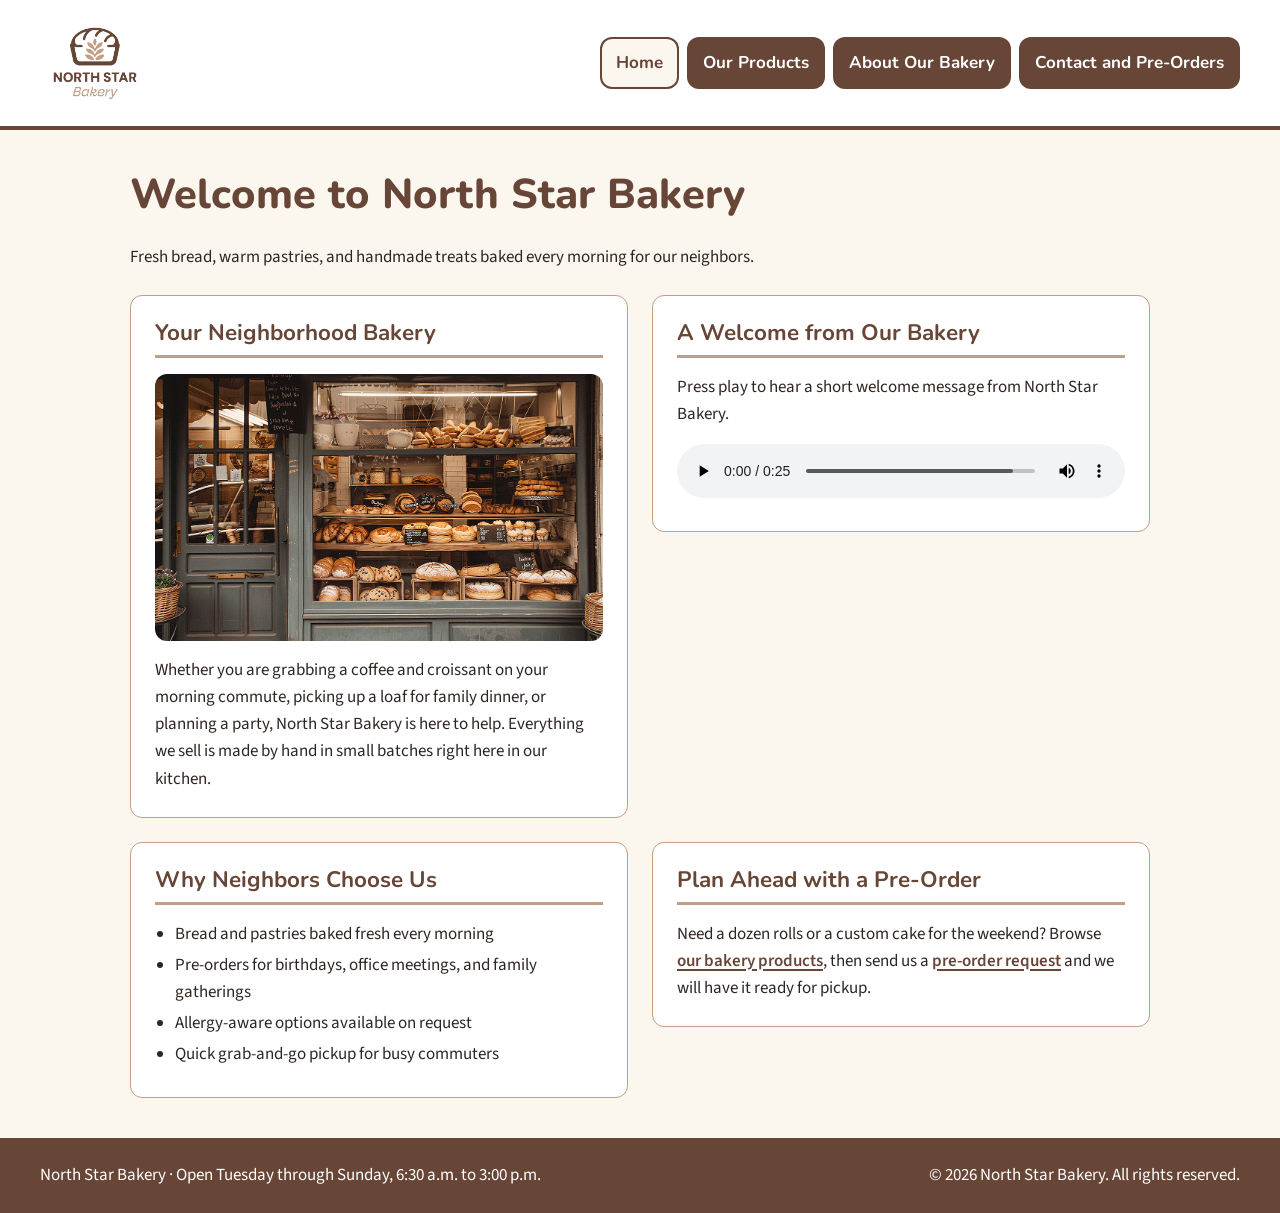
<file: index.html>
<!DOCTYPE html>
<html lang="en">
<head>
  <meta charset="UTF-8">
  <meta name="viewport" content="width=device-width, initial-scale=1.0">
  <meta name="description" content="North Star Bakery is a neighborhood bakery offering fresh bread, pastries, and custom pre-orders for families, commuters, and events.">
  <title>North Star Bakery | Home</title>
  <link rel="stylesheet" href="styles.css">
</head>
<body>
  <header>
    <img src="bakery-logo.png" alt="North Star Bakery logo" width="150">
    <nav aria-label="Main navigation">
      <ul>
        <li><a href="index.html" aria-current="page">Home</a></li>
        <li><a href="products.html">Our Products</a></li>
        <li><a href="about.html">About Our Bakery</a></li>
        <li><a href="contact.html">Contact and Pre-Orders</a></li>
      </ul>
    </nav>
  </header>

  <main>
    <h1>Welcome to North Star Bakery</h1>
    <p>Fresh bread, warm pastries, and handmade treats baked every morning for our neighbors.</p>

    <section>
      <h2>Your Neighborhood Bakery</h2>
      <img src="bakery-storefront.jpg" alt="The North Star Bakery storefront, with a gray-green front door and a large window filled with shelves of bread, rolls, and pastries labeled with chalkboard signs" width="600">
      <p>Whether you are grabbing a coffee and croissant on your morning commute, picking up a loaf for family dinner, or planning a party, North Star Bakery is here to help. Everything we sell is made by hand in small batches right here in our kitchen.</p>
    </section>

    <section>
      <h2>A Welcome from Our Bakery</h2>
      <p>Press play to hear a short welcome message from North Star Bakery.</p>
      <audio controls>
        <source src="bakery-welcome.mp3" type="audio/mpeg">
        <p>Your browser does not support the audio element. This short audio clip is a spoken welcome message from North Star Bakery. You can also <a href="bakery-welcome.mp3">download the audio file</a>.</p>
      </audio>
    </section>

    <section>
      <h2>Why Neighbors Choose Us</h2>
      <ul>
        <li>Bread and pastries baked fresh every morning</li>
        <li>Pre-orders for birthdays, office meetings, and family gatherings</li>
        <li>Allergy-aware options available on request</li>
        <li>Quick grab-and-go pickup for busy commuters</li>
      </ul>
    </section>

    <section>
      <h2>Plan Ahead with a Pre-Order</h2>
      <p>Need a dozen rolls or a custom cake for the weekend? Browse <a href="products.html">our bakery products</a>, then send us a <a href="contact.html">pre-order request</a> and we will have it ready for pickup.</p>
    </section>
  </main>

  <footer>
    <p>North Star Bakery &middot; Open Tuesday through Sunday, 6:30 a.m. to 3:00 p.m.</p>
    <p>&copy; 2026 North Star Bakery. All rights reserved.</p>
  </footer>
</body>
</html>
</file>
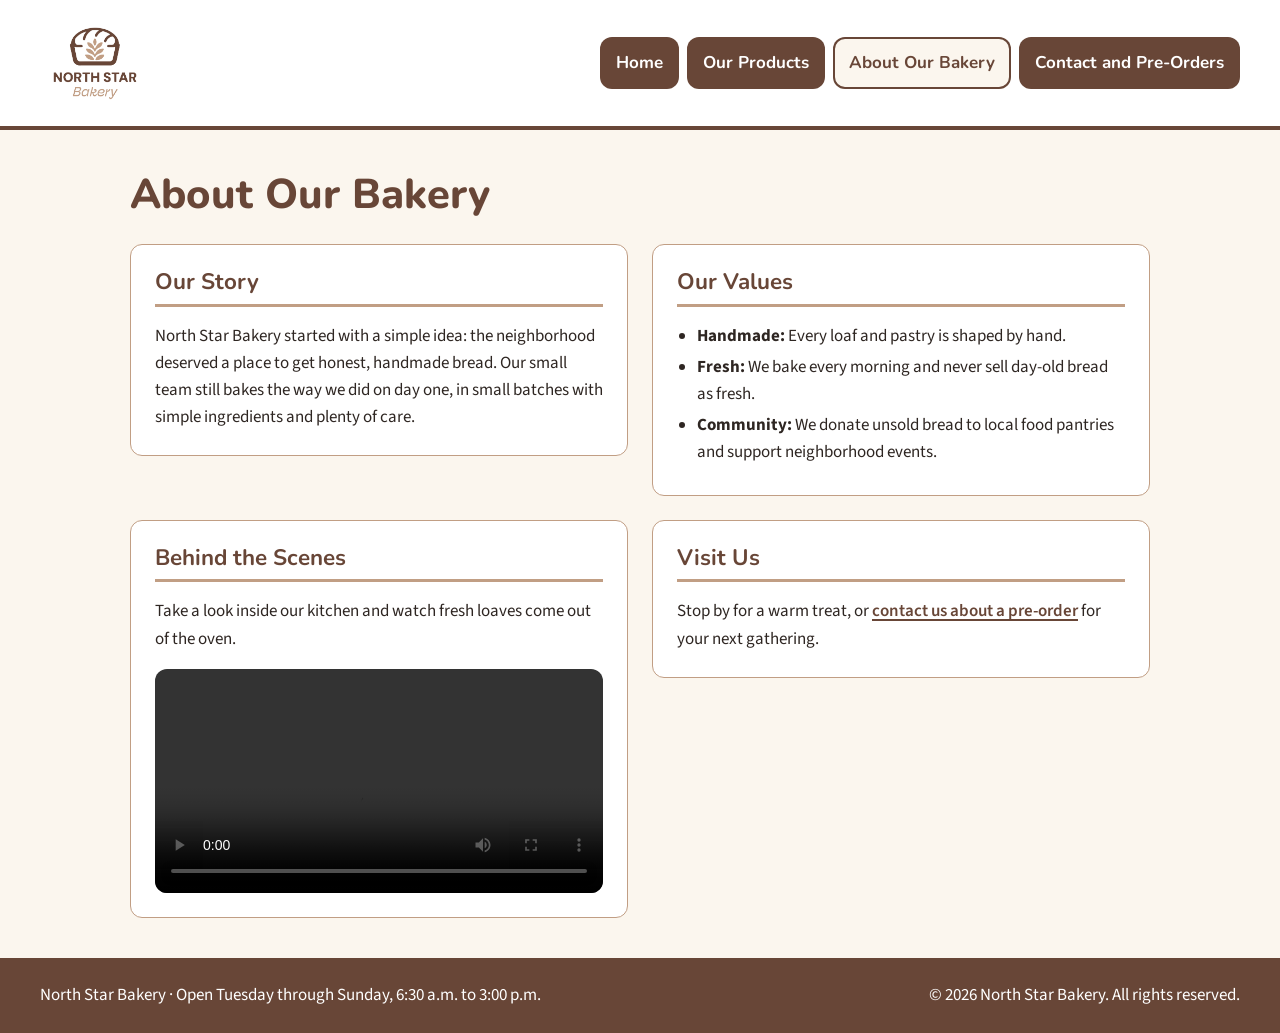
<file: about.html>
<!DOCTYPE html>
<html lang="en">
<head>
  <meta charset="UTF-8">
  <meta name="viewport" content="width=device-width, initial-scale=1.0">
  <meta name="description" content="Learn about the story, people, and baking process behind North Star Bakery.">
  <title>North Star Bakery | About</title>
  <link rel="stylesheet" href="styles.css">
</head>
<body>
  <header>
    <img src="bakery-logo.png" alt="North Star Bakery logo" width="150">
    <nav aria-label="Main navigation">
      <ul>
        <li><a href="index.html">Home</a></li>
        <li><a href="products.html">Our Products</a></li>
        <li><a href="about.html" aria-current="page">About Our Bakery</a></li>
        <li><a href="contact.html">Contact and Pre-Orders</a></li>
      </ul>
    </nav>
  </header>

  <main>
    <h1>About Our Bakery</h1>

    <section>
      <h2>Our Story</h2>
      <p>North Star Bakery started with a simple idea: the neighborhood deserved a place to get honest, handmade bread. Our small team still bakes the way we did on day one, in small batches with simple ingredients and plenty of care.</p>
    </section>

    <section>
      <h2>Our Values</h2>
      <ul>
        <li><strong>Handmade:</strong> Every loaf and pastry is shaped by hand.</li>
        <li><strong>Fresh:</strong> We bake every morning and never sell day-old bread as fresh.</li>
        <li><strong>Community:</strong> We donate unsold bread to local food pantries and support neighborhood events.</li>
      </ul>
    </section>

    <section>
      <h2>Behind the Scenes</h2>
      <p>Take a look inside our kitchen and watch fresh loaves come out of the oven.</p>
      <video controls width="640">
        <source src="bakery-behind-scenes.mp4" type="video/mp4">
        <p>Your browser does not support the video element. This short video shows one of our bakers using a wooden peel to pull two round, golden loaves of bread out of the oven while they are still steaming. You can <a href="bakery-behind-scenes.mp4">download the video</a> to watch it.</p>
      </video>
    </section>

    <section>
      <h2>Visit Us</h2>
      <p>Stop by for a warm treat, or <a href="contact.html">contact us about a pre-order</a> for your next gathering.</p>
    </section>
  </main>

  <footer>
    <p>North Star Bakery &middot; Open Tuesday through Sunday, 6:30 a.m. to 3:00 p.m.</p>
    <p>&copy; 2026 North Star Bakery. All rights reserved.</p>
  </footer>
</body>
</html>
</file>
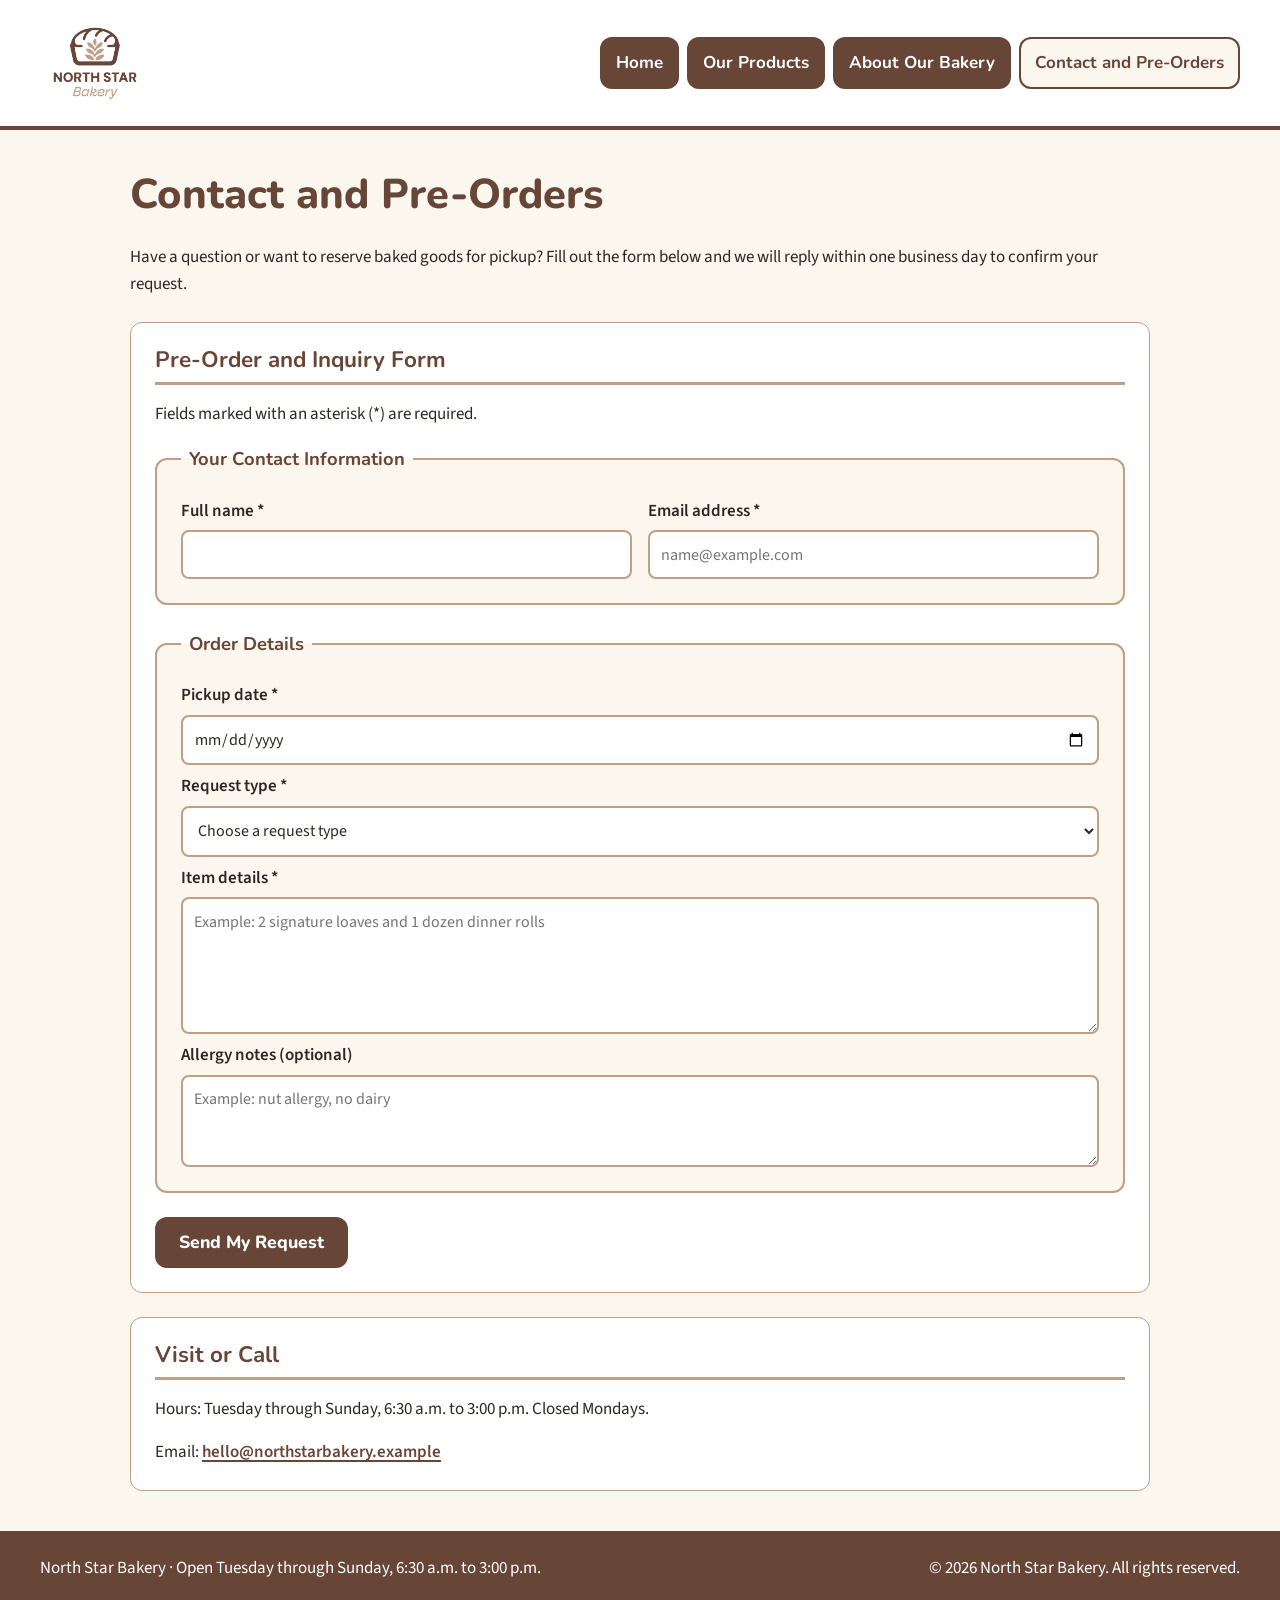
<file: contact.html>
<!DOCTYPE html>
<html lang="en">
<head>
  <meta charset="UTF-8">
  <meta name="viewport" content="width=device-width, initial-scale=1.0">
  <meta name="description" content="Contact North Star Bakery or submit a pre-order request for pickup.">
  <title>North Star Bakery | Contact and Pre-Orders</title>
  <link rel="stylesheet" href="styles.css">
  <script src="script.js" defer></script>
</head>
<body>
  <header>
    <img src="bakery-logo.png" alt="North Star Bakery logo" width="150">
    <nav aria-label="Main navigation">
      <ul>
        <li><a href="index.html">Home</a></li>
        <li><a href="products.html">Our Products</a></li>
        <li><a href="about.html">About Our Bakery</a></li>
        <li><a href="contact.html" aria-current="page">Contact and Pre-Orders</a></li>
      </ul>
    </nav>
  </header>

  <main>
    <h1>Contact and Pre-Orders</h1>
    <p>Have a question or want to reserve baked goods for pickup? Fill out the form below and we will reply within one business day to confirm your request.</p>

    <section>
      <h2>Pre-Order and Inquiry Form</h2>
      <p>Fields marked with an asterisk (*) are required.</p>
      <form action="#" method="post">
        <fieldset>
          <legend>Your Contact Information</legend>
          <p>
            <label for="name">Full name *</label>
            <input type="text" id="name" name="name" autocomplete="name" required minlength="2" maxlength="60">
          </p>
          <p>
            <label for="email">Email address *</label>
            <input type="email" id="email" name="email" autocomplete="email" required placeholder="name@example.com">
          </p>
        </fieldset>

        <fieldset>
          <legend>Order Details</legend>
          <p>
            <label for="pickup-date">Pickup date *</label>
            <input type="date" id="pickup-date" name="pickup-date" required min="2026-10-01">
          </p>
          <p>
            <label for="request-type">Request type *</label>
            <select id="request-type" name="request-type" required>
              <option value="">Choose a request type</option>
              <option value="pre-order">Pre-order for pickup</option>
              <option value="event">Event or party order</option>
              <option value="custom-cake">Custom cake</option>
              <option value="question">General question</option>
            </select>
          </p>
          <p>
            <label for="item-details">Item details *</label>
            <textarea id="item-details" name="item-details" rows="5" cols="40" required minlength="10" maxlength="500" placeholder="Example: 2 signature loaves and 1 dozen dinner rolls"></textarea>
          </p>
          <p>
            <label for="allergy-notes">Allergy notes (optional)</label>
            <textarea id="allergy-notes" name="allergy-notes" rows="3" cols="40" maxlength="300" placeholder="Example: nut allergy, no dairy"></textarea>
          </p>
        </fieldset>

        <p>
          <button type="submit">Send My Request</button>
        </p>
      </form>
    </section>

    <section>
      <h2>Visit or Call</h2>
      <p>Hours: Tuesday through Sunday, 6:30 a.m. to 3:00 p.m. Closed Mondays.</p>
      <p>Email: <a href="mailto:hello@northstarbakery.example">hello@northstarbakery.example</a></p>
    </section>
  </main>

  <footer>
    <p>North Star Bakery &middot; Open Tuesday through Sunday, 6:30 a.m. to 3:00 p.m.</p>
    <p>&copy; 2026 North Star Bakery. All rights reserved.</p>
  </footer>
</body>
</html>
</file>
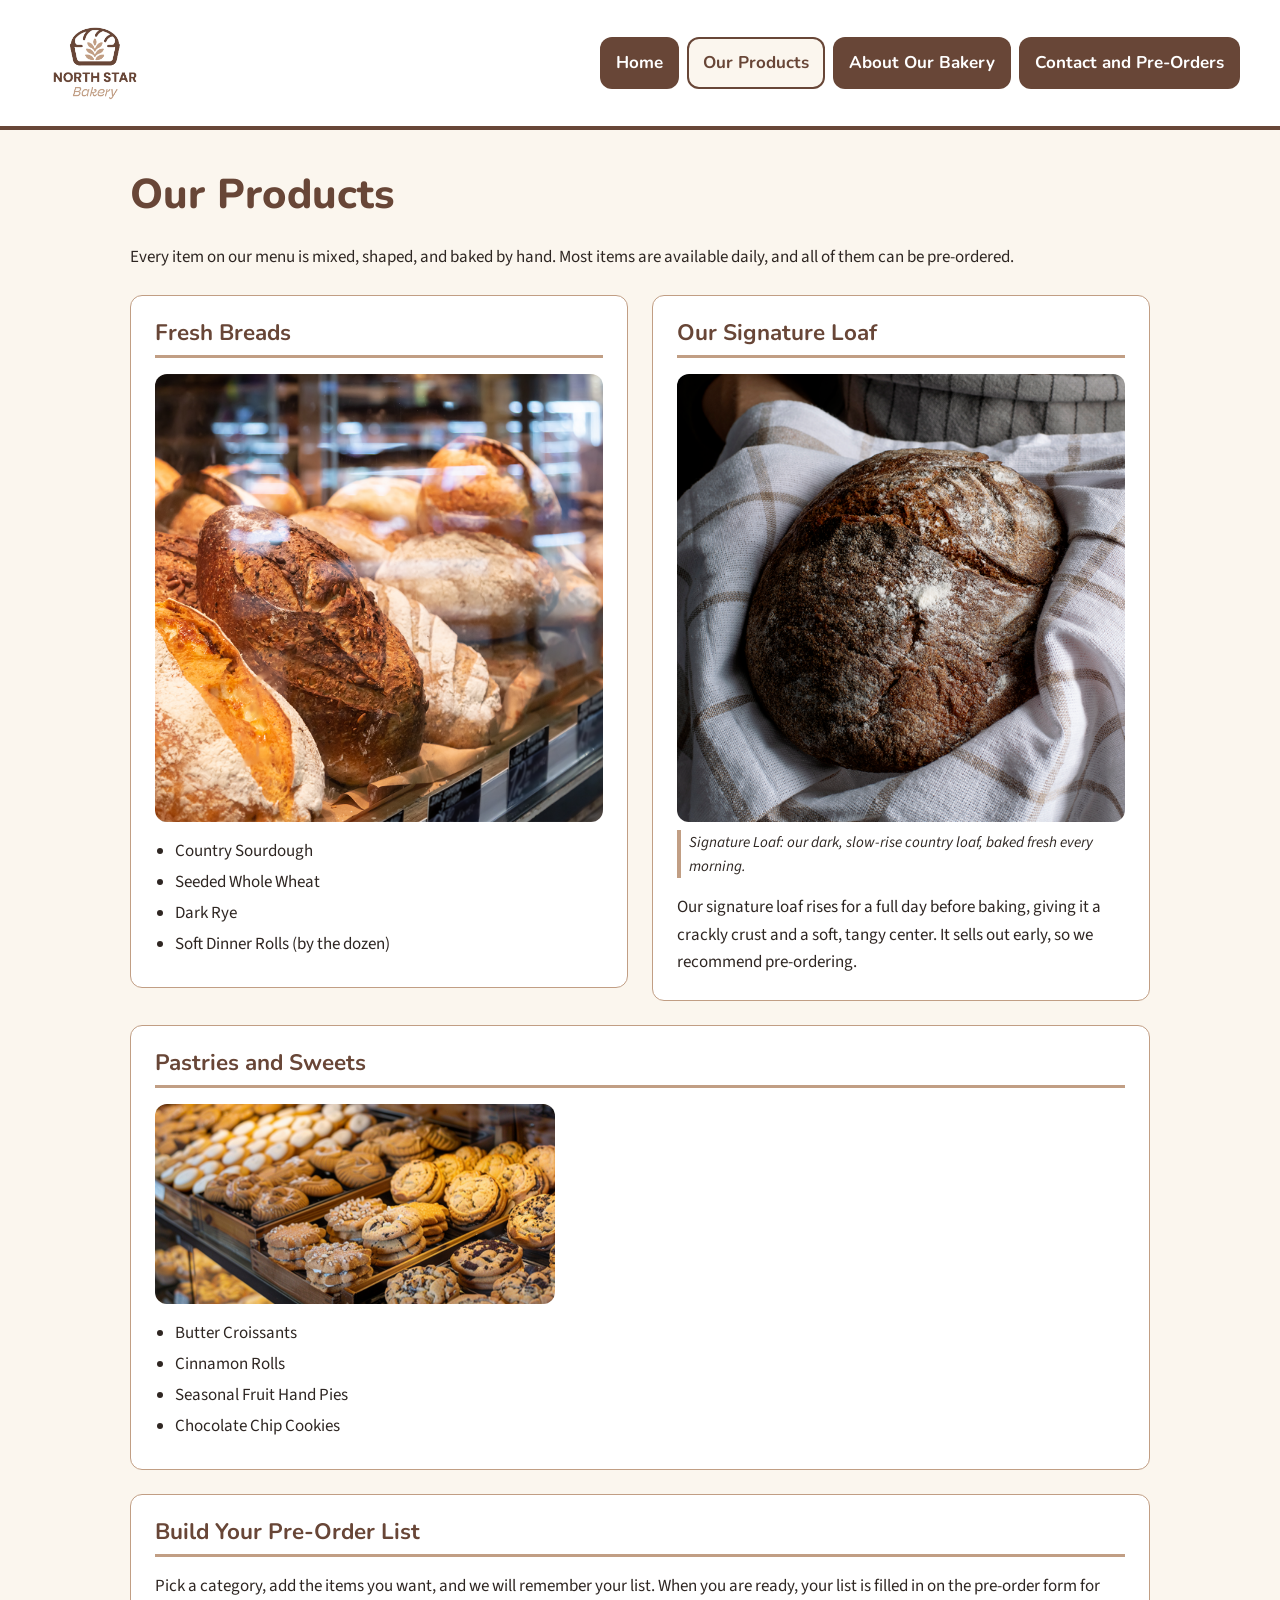
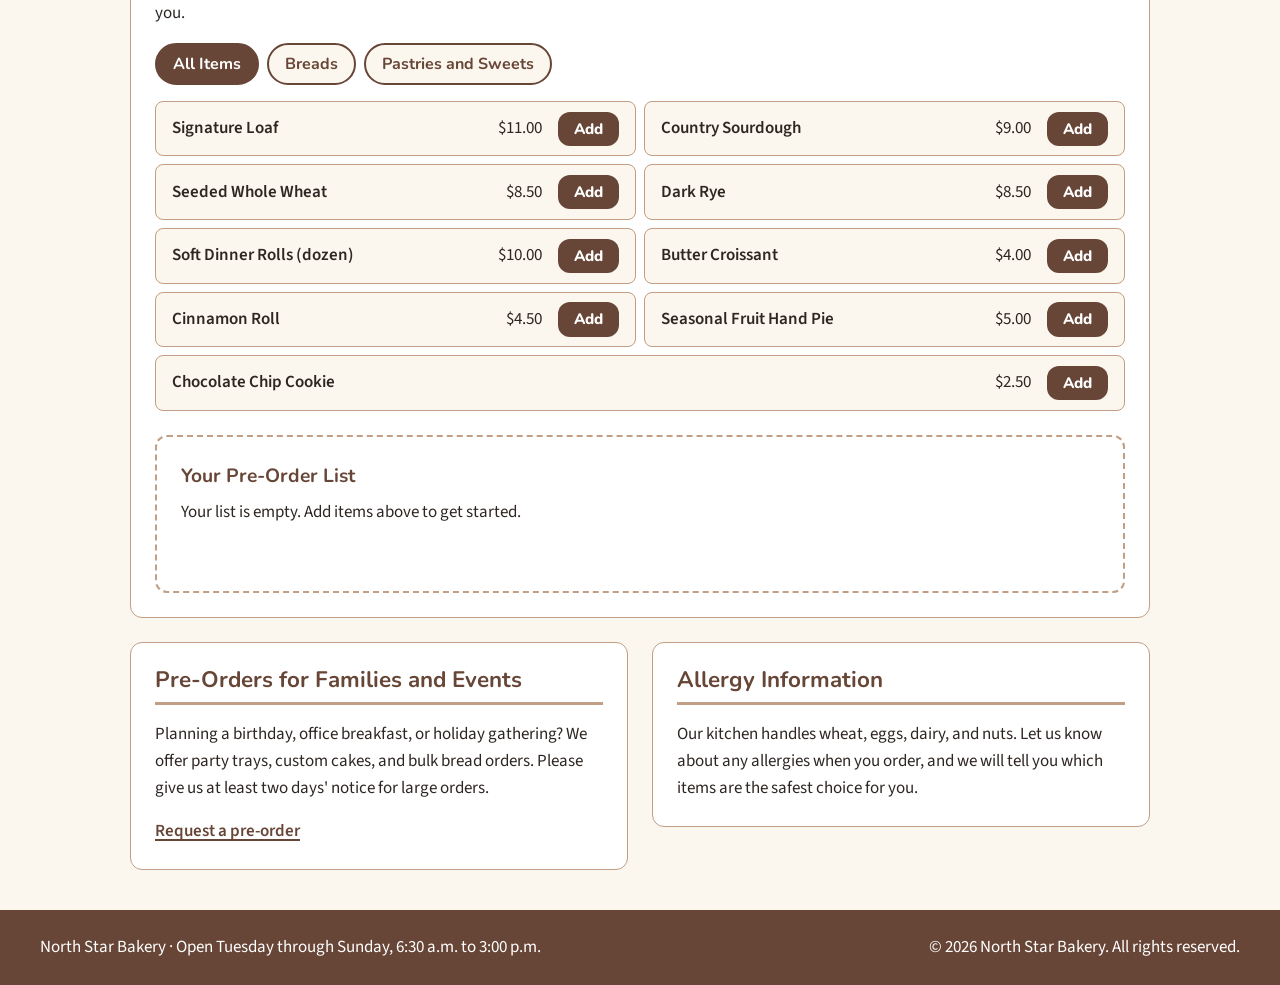
<file: products.html>
<!DOCTYPE html>
<html lang="en">
<head>
  <meta charset="UTF-8">
  <meta name="viewport" content="width=device-width, initial-scale=1.0">
  <meta name="description" content="Browse fresh bread, pastries, and custom pre-order items from North Star Bakery.">
  <title>North Star Bakery | Products</title>
  <link rel="stylesheet" href="styles.css">
  <script src="script.js" defer></script>
</head>
<body>
  <header>
    <img src="bakery-logo.png" alt="North Star Bakery logo" width="150">
    <nav aria-label="Main navigation">
      <ul>
        <li><a href="index.html">Home</a></li>
        <li><a href="products.html" aria-current="page">Our Products</a></li>
        <li><a href="about.html">About Our Bakery</a></li>
        <li><a href="contact.html">Contact and Pre-Orders</a></li>
      </ul>
    </nav>
  </header>

  <main>
    <h1>Our Products</h1>
    <p>Every item on our menu is mixed, shaped, and baked by hand. Most items are available daily, and all of them can be pre-ordered.</p>

    <section>
      <h2>Fresh Breads</h2>
      <img src="bakery-bread.jpg" alt="Crusty sourdough and seeded loaves lined up in a glass bakery display case" width="600">
      <ul>
        <li>Country Sourdough</li>
        <li>Seeded Whole Wheat</li>
        <li>Dark Rye</li>
        <li>Soft Dinner Rolls (by the dozen)</li>
      </ul>
    </section>

    <section>
      <h2>Our Signature Loaf</h2>
      <figure>
        <img src="bakery-signature-loaf.jpg" alt="A dark, rustic round loaf dusted with flour and wrapped in a checkered linen towel" width="500">
        <figcaption>Signature Loaf: our dark, slow-rise country loaf, baked fresh every morning.</figcaption>
      </figure>
      <p>Our signature loaf rises for a full day before baking, giving it a crackly crust and a soft, tangy center. It sells out early, so we recommend pre-ordering.</p>
    </section>

    <section>
      <h2>Pastries and Sweets</h2>
      <picture>
        <source media="(min-width: 800px)" srcset="bakery-feature-large.jpg">
        <img src="bakery-feature-small.jpg" alt="Wooden trays of chocolate chip cookies, sugar-topped pastries, and glazed treats in a bakery display case" width="400">
      </picture>
      <ul>
        <li>Butter Croissants</li>
        <li>Cinnamon Rolls</li>
        <li>Seasonal Fruit Hand Pies</li>
        <li>Chocolate Chip Cookies</li>
      </ul>
    </section>

    <section class="preorder-builder" aria-labelledby="builder-heading">
      <h2 id="builder-heading">Build Your Pre-Order List</h2>
      <p>Pick a category, add the items you want, and we will remember your list. When you are ready, your list is filled in on the pre-order form for you.</p>
      <div class="filter-buttons" id="filter-buttons" role="group" aria-label="Filter products by category"></div>
      <ul class="product-options" id="product-options"></ul>
      <div class="preorder-summary">
        <h3>Your Pre-Order List</h3>
        <p id="list-status" aria-live="polite">Your list is empty. Add items above to get started.</p>
        <ul class="preorder-list" id="preorder-list"></ul>
        <p class="list-total" id="list-total"></p>
        <div class="list-actions" id="list-actions" hidden>
          <a class="button-link" href="contact.html">Continue to Pre-Order Form</a>
          <button type="button" class="secondary-button" id="clear-list">Clear List</button>
        </div>
      </div>
      <noscript>
        <p>Turn on JavaScript to build a pre-order list, or go straight to the <a href="contact.html">pre-order form</a>.</p>
      </noscript>
    </section>

    <section>
      <h2>Pre-Orders for Families and Events</h2>
      <p>Planning a birthday, office breakfast, or holiday gathering? We offer party trays, custom cakes, and bulk bread orders. Please give us at least two days' notice for large orders.</p>
      <p><a href="contact.html">Request a pre-order</a></p>
    </section>

    <section>
      <h2>Allergy Information</h2>
      <p>Our kitchen handles wheat, eggs, dairy, and nuts. Let us know about any allergies when you order, and we will tell you which items are the safest choice for you.</p>
    </section>
  </main>

  <footer>
    <p>North Star Bakery &middot; Open Tuesday through Sunday, 6:30 a.m. to 3:00 p.m.</p>
    <p>&copy; 2026 North Star Bakery. All rights reserved.</p>
  </footer>
</body>
</html>
</file>
<file: styles.css>
/* ==========================================================
   North Star Bakery - Shared Stylesheet
   Mobile-first: base styles are for small screens.
   Media queries at the bottom add changes for larger screens.
   ========================================================== */

/* Fonts: Nunito (headings) + Source Sans 3 (body text) */
@import url("https://fonts.googleapis.com/css2?family=Nunito:wght@700;800&family=Source+Sans+3:wght@400;600&display=swap");

/* ---------- Design system: colors, fonts, spacing ---------- */
:root {
  /* Color palette (4 main colors, taken from the bakery logo) */
  --brown: #684637;     /* logo brown: header, headings, buttons */
  --tan: #c19e84;       /* logo wheat tan: borders and accents only */
  --cream: #fbf6ee;     /* page background */
  --charcoal: #2e2622;  /* body text */
  --white: #ffffff;     /* card and form backgrounds */

  /* Fonts (2 families) */
  --font-heading: "Nunito", "Trebuchet MS", Arial, sans-serif;
  --font-body: "Source Sans 3", "Segoe UI", Arial, sans-serif;

  /* Spacing scale */
  --space-xs: 0.5rem;
  --space-sm: 1rem;
  --space-md: 1.5rem;
  --space-lg: 2.5rem;

  --radius: 12px;
}

/* ---------- Base ---------- */
*,
*::before,
*::after {
  box-sizing: border-box;
}

body {
  margin: 0;
  background-color: var(--cream);
  color: var(--charcoal);
  font-family: var(--font-body);
  font-size: 1.0625rem;   /* 17px for comfortable reading */
  line-height: 1.6;
}

img,
video {
  display: block;
  max-width: 100%;
  height: auto;
}

/* ---------- Typography and hierarchy ---------- */
h1,
h2 {
  font-family: var(--font-heading);
  color: var(--brown);
  line-height: 1.2;
  margin: 0 0 var(--space-sm);
}

h1 {
  font-size: 2rem;
  font-weight: 800;
}

h2 {
  font-size: 1.4rem;
  font-weight: 700;
  padding-bottom: var(--space-xs);
  border-bottom: 3px solid var(--tan);
}

p {
  margin: 0 0 var(--space-sm);
}

a {
  color: var(--brown);
  font-weight: 600;
  text-decoration-thickness: 2px;
  text-underline-offset: 3px;
}

a:hover,
a:focus {
  text-decoration-color: var(--tan);
}

/* Clear keyboard focus outline for accessibility */
a:focus-visible,
button:focus-visible,
input:focus-visible,
select:focus-visible,
textarea:focus-visible {
  outline: 3px solid var(--brown);
  outline-offset: 3px;
}

ul {
  padding-left: 1.25rem;
  margin: 0 0 var(--space-sm);
}

li {
  margin-bottom: 0.25rem;
}

/* ---------- Header and navigation ---------- */
header {
  display: flex;
  flex-direction: column;       /* stacked on phones */
  align-items: center;
  gap: var(--space-sm);
  padding: var(--space-sm);
  background-color: var(--white);
  border-bottom: 4px solid var(--brown);
}

header img {
  width: 110px;
}

nav {
  width: 100%;
}

nav ul {
  display: flex;
  flex-wrap: wrap;              /* 2 x 2 grid of links on phones */
  gap: var(--space-xs);
  list-style: none;
  margin: 0;
  padding: 0;
}

nav li {
  flex: 1 1 40%;
  margin: 0;
}

nav a {
  display: block;
  height: 100%;
  padding: 0.75rem var(--space-sm);   /* large tap targets */
  background-color: var(--brown);
  color: var(--white);
  font-family: var(--font-heading);
  font-weight: 700;
  text-align: center;
  text-decoration: none;
  border-radius: var(--radius);
}

nav a:hover,
nav a:focus {
  background-color: var(--charcoal);
}

/* Current page in the menu */
nav a[aria-current="page"] {
  background-color: var(--cream);
  color: var(--brown);
  box-shadow: inset 0 0 0 2px var(--brown);
}

/* ---------- Main content layout ---------- */
main {
  display: flex;
  flex-direction: column;       /* single column on phones */
  gap: var(--space-md);
  max-width: 1100px;
  margin: 0 auto;
  padding: var(--space-md) var(--space-sm);
}

main > h1,
main > p {
  margin-bottom: 0;
}

/* Each section is a card */
section {
  background-color: var(--white);
  border: 1px solid var(--tan);
  border-radius: var(--radius);
  padding: var(--space-md);
}

section > :last-child {
  margin-bottom: 0;
}

section img,
section video,
section audio,
figure {
  margin: 0 0 var(--space-sm);
  border-radius: var(--radius);
}

audio {
  width: 100%;
}

/* ---------- Figure and caption ---------- */
figure img {
  margin-bottom: var(--space-xs);
}

figcaption {
  font-style: italic;
  font-size: 0.95rem;
  color: var(--charcoal);
  padding-left: var(--space-xs);
  border-left: 4px solid var(--tan);
}

/* ---------- Form ---------- */
form {
  display: flex;
  flex-direction: column;
  gap: var(--space-md);
}

fieldset {
  display: flex;
  flex-direction: column;
  gap: var(--space-xs);
  margin: 0;
  padding: var(--space-md);
  border: 2px solid var(--tan);
  border-radius: var(--radius);
  background-color: var(--cream);
}

legend {
  padding: 0 var(--space-xs);
  font-family: var(--font-heading);
  font-weight: 700;
  font-size: 1.15rem;
  color: var(--brown);
}

form p {
  display: flex;
  flex-direction: column;       /* label above its field */
  gap: 0.35rem;
  margin: 0;
}

label {
  font-weight: 600;
}

input,
select,
textarea {
  width: 100%;
  padding: 0.7rem;
  font-family: var(--font-body);
  font-size: 1rem;
  color: var(--charcoal);
  background-color: var(--white);
  border: 2px solid var(--tan);
  border-radius: 8px;
}

textarea {
  resize: vertical;
}

button {
  align-self: stretch;          /* full-width button on phones */
  padding: 0.85rem 1.5rem;
  font-family: var(--font-heading);
  font-size: 1.1rem;
  font-weight: 800;
  color: var(--white);
  background-color: var(--brown);
  border: none;
  border-radius: var(--radius);
  cursor: pointer;
}

button:hover,
button:focus {
  background-color: var(--charcoal);
}

/* ---------- Footer ---------- */
footer {
  display: flex;
  flex-direction: column;
  align-items: center;
  gap: 0.25rem;
  padding: var(--space-md) var(--space-sm);
  background-color: var(--brown);
  color: var(--white);
  text-align: center;
}

footer p {
  margin: 0;
}

/* ==========================================================
   Tablet and up (768px+)
   ========================================================== */
@media (min-width: 768px) {
  /* Logo on the left, menu on the right */
  header {
    flex-direction: row;
    justify-content: space-between;
    padding: var(--space-sm) var(--space-lg);
  }

  nav {
    width: auto;
  }

  /* Menu links sit in one row */
  nav ul {
    justify-content: flex-end;
  }

  nav li {
    flex: 0 0 auto;             /* links size to their text */
  }

  h1 {
    font-size: 2.6rem;
  }

  main {
    padding: var(--space-lg);
  }

  /* Name and email side by side */
  fieldset:first-of-type {
    flex-direction: row;
    flex-wrap: wrap;
    gap: var(--space-sm);
  }

  fieldset:first-of-type p {
    flex: 1 1 250px;
  }

  button {
    align-self: flex-start;     /* button shrinks to fit text */
  }

  footer {
    flex-direction: row;
    justify-content: space-between;
    padding: var(--space-md) var(--space-lg);
    text-align: left;
  }
}

/* ==========================================================
   Desktop (1024px+)
   ========================================================== */
@media (min-width: 1024px) {
  /* Sections become a two-column card layout */
  main {
    flex-direction: row;
    flex-wrap: wrap;
    align-items: flex-start;
  }

  main > h1,
  main > p {
    flex-basis: 100%;           /* title and intro stay full width */
  }

  section {
    flex: 1 1 calc(50% - var(--space-md));
  }

  /* The form section needs the full width */
  section:has(form) {
    flex-basis: 100%;
  }
}

/* ==========================================================
   Touchstone 4: Interactive pre-order list and form feedback
   ========================================================== */

h3 {
  font-family: var(--font-heading);
  font-size: 1.2rem;
  color: var(--brown);
  margin: 0 0 var(--space-xs);
}

/* Category filter buttons */
.filter-buttons {
  display: flex;
  flex-wrap: wrap;
  gap: var(--space-xs);
  margin-bottom: var(--space-sm);
}

.filter-button {
  padding: 0.5rem 1rem;
  font-family: var(--font-heading);
  font-weight: 700;
  font-size: 1rem;
  color: var(--brown);
  background-color: var(--cream);
  border: 2px solid var(--brown);
  border-radius: 999px;
  cursor: pointer;
}

.filter-button[aria-pressed="true"] {
  color: var(--white);
  background-color: var(--brown);
}

/* Product rows with an Add button */
.product-options,
.preorder-list {
  display: flex;
  flex-direction: column;
  gap: var(--space-xs);
  list-style: none;
  padding: 0;
  margin: 0 0 var(--space-md);
}

.product-option,
.preorder-list li {
  display: flex;
  align-items: center;
  gap: var(--space-sm);
  padding: 0.6rem var(--space-sm);
  margin: 0;
  background-color: var(--cream);
  border: 1px solid var(--tan);
  border-radius: 8px;
}

.product-name,
.preorder-list li span {
  flex: 1;
  font-weight: 600;
}

.product-price {
  color: var(--charcoal);
}

.add-button,
.remove-button,
.secondary-button {
  padding: 0.45rem 1rem;
  font-size: 0.95rem;
}

.remove-button,
.secondary-button {
  color: var(--brown);
  background-color: var(--white);
  box-shadow: inset 0 0 0 2px var(--brown);
}

.remove-button:hover,
.remove-button:focus,
.secondary-button:hover,
.secondary-button:focus {
  color: var(--white);
}

/* Saved list panel */
.preorder-summary {
  padding: var(--space-md);
  background-color: var(--white);
  border: 2px dashed var(--tan);
  border-radius: var(--radius);
}

.list-total {
  font-family: var(--font-heading);
  font-weight: 800;
  font-size: 1.15rem;
  color: var(--brown);
}

.list-actions {
  display: flex;
  flex-wrap: wrap;
  gap: var(--space-sm);
  align-items: center;
}

.list-actions[hidden] {
  display: none;
}

.button-link {
  display: inline-block;
  padding: 0.6rem 1.25rem;
  color: var(--white);
  background-color: var(--brown);
  border-radius: var(--radius);
  font-family: var(--font-heading);
  text-decoration: none;
}

.button-link:hover,
.button-link:focus {
  background-color: var(--charcoal);
}

/* Form feedback */
.error-message {
  font-weight: 600;
  font-size: 0.95rem;
  color: #a12d1f; /* dark red for errors, 6.9:1 on white */
}

.error-message:empty {
  display: none;
}

.error-message::before {
  content: "\26A0  "; /* warning sign so the error is not shown by color alone */
}

input[aria-invalid="true"],
select[aria-invalid="true"],
textarea[aria-invalid="true"] {
  border-color: #a12d1f;
  background-color: #fff5f3;
}

.form-message {
  padding: var(--space-sm);
  border-radius: 8px;
  font-weight: 600;
  border-left: 6px solid var(--brown);
  background-color: var(--cream);
}

.form-message.error {
  border-left-color: #a12d1f;
  color: #a12d1f;
}

.form-message.success {
  border-left-color: #2f6b3a;
  color: #2f6b3a;
}

@media (min-width: 768px) {
  /* Product options become a two-column grid of rows */
  .product-options {
    flex-direction: row;
    flex-wrap: wrap;
  }

  .product-option {
    flex: 1 1 calc(50% - var(--space-xs));
  }
}

@media (min-width: 1024px) {
  .preorder-builder {
    flex-basis: 100%;
  }
}
</file>
